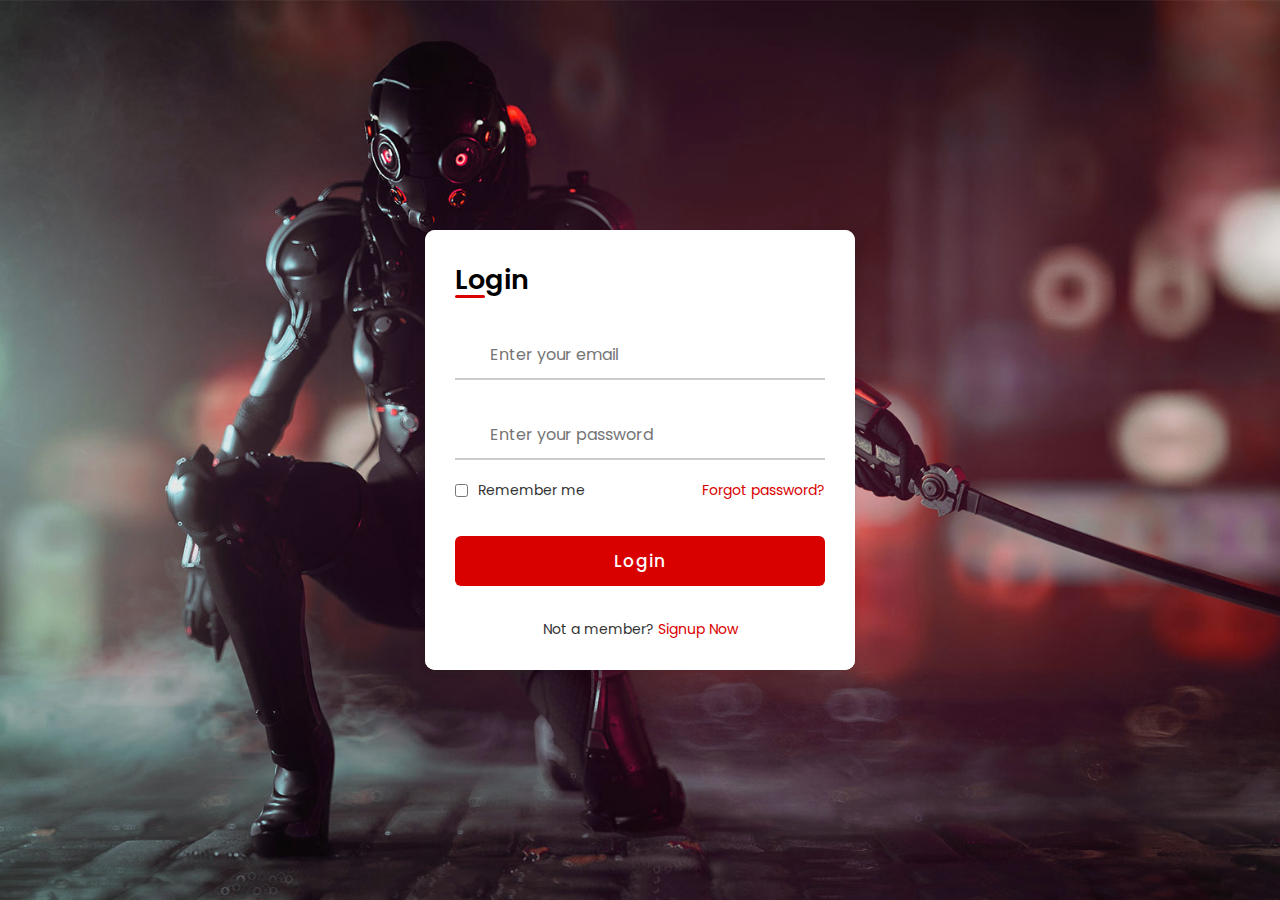
<file: sign_in_or_up.html>
<!DOCTYPE html>
<!-- Coding By CodingNepal - codingnepalweb.com -->
<html lang="en">

<head>
    <meta charset="UTF-8">
    <meta http-equiv="X-UA-Compatible" content="IE=edge">
    <meta name="viewport" content="width=device-width, initial-scale=1.0">

    <!-- ===== Iconscout CSS ===== -->
    <link rel="stylesheet" href="https://unicons.iconscout.com/release/v4.0.0/css/line.css">

    <!-- ===== CSS ===== -->
    <link rel="stylesheet" href="css/sign.css">

    <title>Login & Registration Form</title>
</head>

<body>
    <!-- login Form -->
    <div class="container">
        <div class="forms">
            <div class="form login">
                <span class="title">Login</span>

                <form action="index.html" target="_self" method="post">
                    <div class="input-field">
                        <input type="email" placeholder="Enter your email" required>
                        <i class="uil uil-envelope icon"></i>
                    </div>
                    <div class="input-field">
                        <input type="password" class="password" placeholder="Enter your password" required>
                        <i class="uil uil-lock icon"></i>
                        <i class="uil uil-eye-slash showHidePw"></i>
                    </div>

                    <div class="checkbox-text">
                        <div class="checkbox-content">
                            <input type="checkbox" id="logCheck">
                            <label for="logCheck" class="text">Remember me</label>
                        </div>

                        <a href="#" class="text">Forgot password?</a>
                    </div>

                    <div class="input-field button">
                        <input type="submit" value="Login">
                    </div>
                </form>

                <div class="login-signup">
                    <span class="text">Not a member?
                        <a href="#" class="text signup-link">Signup Now</a>
                    </span>
                </div>
            </div>

            <!-- Registration Form -->
            <div class="form signup">
                <span class="title">Registration</span>

                <form action="#">
                    <div class="input-field">
                        <input type="text" placeholder="Enter your name" required>
                        <i class="uil uil-user"></i>
                    </div>
                    <div class="input-field">
                        <input type="email" placeholder="Enter your email" required>
                        <i class="uil uil-envelope icon"></i>
                    </div>
                    <div class="input-field">
                        <input type="password" class="password" placeholder="Create a password" required>
                        <i class="uil uil-lock icon"></i>
                    </div>
                    <div class="input-field">
                        <input type="password" class="password" placeholder="Confirm a password" required>
                        <i class="uil uil-lock icon"></i>
                        <i class="uil uil-eye-slash showHidePw"></i>
                    </div>

                    <div class="checkbox-text">
                        <div class="checkbox-content">
                            <input type="checkbox" id="termCon">
                            <label for="termCon" class="text">are you seller</label>
                        </div>
                    </div>

                    <div class="input-field button">
                        <input type="button" value="Signup">
                    </div>
                </form>

                <div class="login-signup">
                    <span class="text">Already a member?
                        <a href="#" class="text login-link">Login Now</a>
                    </span>
                </div>
            </div>
        </div>
    </div>

    <script src="js/main.js"></script>
</body>

</html>
</file>
<file: css/sign.css>
/* ===== Google Font Import - Poformsins ===== */
@import url('https://fonts.googleapis.com/css2?family=Poppins:wght@300;400;500;600;700&display=swap');

*{
    margin: 0;
    padding: 0;
    box-sizing: border-box;
    font-family: 'Poppins', sans-serif;
}

body{
    height: 100vh;
    display: flex;
    align-items: center;
    justify-content: center;
    background-color: #750000;
    background-image: url(../images/Home/1.jpg);
    background-size: cover;
}

.container{
    position: relative;
    max-width: 430px;
    width: 100%;
    background: #fff;
    border-radius: 10px;
    box-shadow: 0 5px 10px rgba(0, 0, 0, 0.1);
    overflow: hidden;
    margin: 0 20px;
}

.container .forms{
    display: flex;
    align-items: center;
    height: 440px;
    width: 200%;
    transition: height 0.2s ease;
}


.container .form{
    width: 50%;
    padding: 30px;
    background-color: #fff;
    transition: margin-left 0.18s ease;
}

.container.active .login{
    margin-left: -50%;
    opacity: 0;
    transition: margin-left 0.18s ease, opacity 0.15s ease;
}

.container .signup{
    opacity: 0;
    transition: opacity 0.09s ease;
}
.container.active .signup{
    opacity: 1;
    transition: opacity 0.2s ease;
}

.container.active .forms{
    height: 600px;
}
.container .form .title{
    position: relative;
    font-size: 27px;
    font-weight: 600;
}

.form .title::before{
    content: '';
    position: absolute;
    left: 0;
    bottom: 0;
    height: 3px;
    width: 30px;
    background-color: #d90000;
    border-radius: 25px;
}

.form .input-field{
    position: relative;
    height: 50px;
    width: 100%;
    margin-top: 30px;
}

.input-field input{
    position: absolute;
    height: 100%;
    width: 100%;
    padding: 0 35px;
    border: none;
    outline: none;
    font-size: 16px;
    border-bottom: 2px solid #ccc;
    border-top: 2px solid transparent;
    transition: all 0.2s ease;
}

.input-field input:is(:focus, :valid){
    border-bottom-color: #d90000;
}

.input-field i{
    position: absolute;
    top: 50%;
    transform: translateY(-50%);
    color: #999;
    font-size: 23px;
    transition: all 0.2s ease;
}

.input-field input:is(:focus, :valid) ~ i{
    color: #d90000;
}

.input-field i.icon{
    left: 0;
}
.input-field i.showHidePw{
    right: 0;
    cursor: pointer;
    padding: 10px;
}

.form .checkbox-text{
    display: flex;
    align-items: center;
    justify-content: space-between;
    margin-top: 20px;
}

.checkbox-text .checkbox-content{
    display: flex;
    align-items: center;
}

.checkbox-content input{
    margin-right: 10px;
    accent-color: #d90000;
}

.form .text{
    color: #333;
    font-size: 14px;
}

.form a.text{
    color: #d90000;
    text-decoration: none;
}
.form a:hover{
    text-decoration: underline;
}

.form .button{
    margin-top: 35px;
}

.form .button input{
    border: none;
    color: #fff;
    font-size: 17px;
    font-weight: 500;
    letter-spacing: 1px;
    border-radius: 6px;
    background-color: #d90000;
    cursor: pointer;
    transition: all 0.3s ease;
}

.button input:hover{
    background-color: #d90000;
}

.form .login-signup{
    margin-top: 30px;
    text-align: center;
}
</file>
